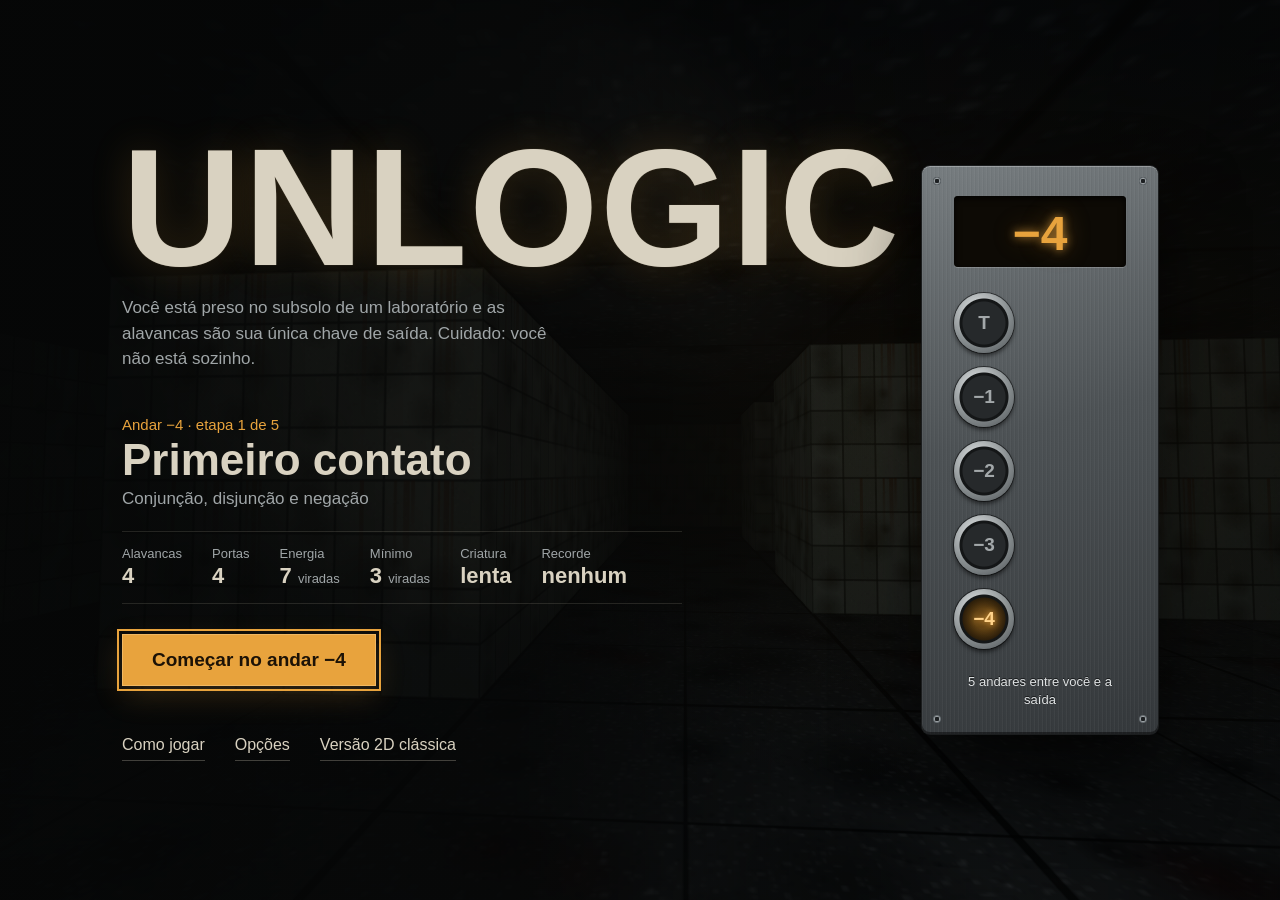
<file: index.html>
<!doctype html>
<html lang="pt-BR">
<head>
  <meta charset="utf-8">
  <meta name="viewport" content="width=device-width, initial-scale=1">
  <title>Unlogic — terror de Lógica Proposicional</title>
  <link rel="stylesheet" href="css/terror.css">
</head>
<body>
  <!-- O canvas do Three.js é inserido aqui -->
  <div id="palco"></div>

  <!-- Efeitos de tela cheia -->
  <div id="perigo"></div>
  <div id="susto"></div>

  <!-- HUD projetado sobre a cena -->
  <div id="hud">
    <div id="esquerda">
      <div id="barra">
        <div id="andar"></div>
        <div class="linha"><span class="rotulo">ENERGIA</span><div id="bateria"></div><span id="energiaNum" class="energia-num"></span></div>
        <div id="chips"></div>
      </div>
      <canvas id="minimapa" width="432" height="432" aria-label="Minimapa"></canvas>
    </div>

    <div id="mira"></div>
    <div id="dica"></div>
    <div id="aviso" role="status"></div>

    <div id="rodape">
      <div id="folego"><span id="folegoNivel"></span></div>
      <span>WASD andar · SHIFT correr · E / clique interagir · TAB tablet · H conectivos · R R reiniciar · M minimapa · K som · F tela cheia · P ou ESC pausar</span>
      <span id="somEstado" class="som">SOM LIGADO</span>
    </div>

    <aside id="tablet" hidden>
      <header><span>LAB-OS · TABLET</span><span class="ponto"></span></header>
      <div id="tabletCorpo"></div>
    </aside>
  </div>

  <!-- Tela de início: placa do laboratório + painel do elevador (escolha do andar) -->
  <section id="telaInicio" class="tela tela-inicio" aria-labelledby="logo">
    <div class="inicio">
      <div class="inicio-texto">
        <h1 id="logo" class="logo">UNLOGIC</h1>
        <p class="tagline">Você está preso no subsolo de um laboratório e as alavancas são sua única chave de saída. Cuidado: você não está sozinho.</p>

        <div class="vistas" data-vistas>
          <section class="vista" data-vista="andar" aria-live="polite">
            <p id="andarNumero" class="andar-numero"></p>
            <h2 id="andarTitulo" class="andar-titulo"></h2>
            <p id="andarConceito" class="andar-conceito"></p>
            <dl id="andarFicha" class="ficha"></dl>
            <button id="btnJogar" class="acao-principal" data-acao="jogar"></button>
          </section>

          <section class="vista" data-vista="ajuda" hidden>
            <h2 class="vista-titulo">Como jogar</h2>
            <!-- Muda com o andar do elevador (menus.js + manual.js) -->
            <div class="neste-andar" data-manual aria-live="polite"></div>
            <div class="ajuda">
              <div>
                <h3>O objetivo</h3>
                <ul>
                  <li>Cada alavanca é uma variável: cabo para cima vale <b class="v">V</b>, para baixo vale <b class="f">F</b>. Virar custa 1 de energia.</li>
                  <li>Cada porta abre na hora em que a fórmula do painel dela fica verdadeira.</li>
                  <li>O elevador libera quando todas as portas estão abertas ao mesmo tempo.</li>
                </ul>
              </div>
              <div>
                <h3>O perigo</h3>
                <ul>
                  <li>Algo patrulha o andar e escuta todos os movimentos.</li>
                  <li>Uma virada errada só deixará a criatura mais rápida.</li>
                  <li>A luz do tablet chama atenção: com ele aberto, a criatura caça mais rápido.</li>
                  <li>Se a energia não der mais para abrir tudo, as luzes se apagam. É hora de CORRER!</li>
                </ul>
              </div>
              <div>
                <h3>Os controles</h3>
                <div data-controles></div>
              </div>
            </div>
            <button class="acao-texto" data-voltar>Voltar</button>
          </section>

          <section class="vista" data-vista="opcoes" hidden>
            <h2 class="vista-titulo">Opções</h2>
            <div data-opcoes></div>
            <button class="acao-texto" data-voltar>Voltar</button>
          </section>
        </div>

        <nav class="inicio-nav" aria-label="Menu principal">
          <button class="acao-texto" data-abrir="ajuda">Como jogar</button>
          <button class="acao-texto" data-abrir="opcoes">Opções</button>
          <a class="acao-texto" href="classico.html">Versão 2D clássica</a>
        </nav>
      </div>

      <aside class="elevador" aria-label="Painel do elevador: escolha o andar">
        <output id="visor" class="visor" aria-label="Andar selecionado"></output>
        <div id="botoesAndar" class="botoes-andar" role="group" aria-label="Andares"></div>
        <p id="progresso" class="elevador-rodape"></p>
      </aside>
    </div>
  </section>

  <!-- Pausa: parada de emergência -->
  <section id="telaPausa" class="tela tela-pausa" hidden aria-labelledby="pausaTitulo">
    <div class="pausa">
      <div class="faixa" aria-hidden="true"></div>
      <div class="pausa-corpo">
        <h2 id="pausaTitulo" class="pausa-titulo">Pausado</h2>
        <p id="pausaAndar" class="pausa-andar"></p>
        <p id="pausaMotivo" class="pausa-motivo" role="alert" hidden></p>
        <dl id="pausaStatus" class="pausa-status"></dl>

        <div class="vistas" data-vistas>
          <nav class="vista pausa-acoes" data-vista="acoes" aria-label="Menu de pausa">
            <button class="acao-lista primaria" data-acao="continuar">Continuar</button>
            <button class="acao-lista" data-abrir="manual">Neste andar</button>
            <button class="acao-lista" data-acao="reiniciar">Reiniciar andar</button>
            <button class="acao-lista" data-abrir="opcoes">Opções</button>
            <button class="acao-lista" data-abrir="controles">Controles</button>
            <button class="acao-lista" data-acao="menu">Sair para o menu</button>
          </nav>
          <section class="vista" data-vista="manual" hidden>
            <div class="neste-andar" data-manual></div>
            <button class="acao-texto" data-voltar>Voltar</button>
          </section>
          <section class="vista" data-vista="opcoes" hidden>
            <h3 class="vista-titulo">Opções</h3>
            <div data-opcoes></div>
            <button class="acao-texto" data-voltar>Voltar</button>
          </section>
          <section class="vista" data-vista="controles" hidden>
            <h3 class="vista-titulo">Controles</h3>
            <div data-controles></div>
            <button class="acao-texto" data-voltar>Voltar</button>
          </section>
        </div>
        <p class="pausa-dica"><kbd>P</kbd> continua o jogo</p>
      </div>
    </div>
  </section>

  <!-- Vitória / resultado final -->
  <section id="telaFim" class="tela" hidden>
    <div class="cartao">
      <h2 id="fimTitulo"></h2>
      <div id="fimCorpo"></div>
      <div id="fimAcoes" class="acoes"></div>
    </div>
  </section>

  <!-- Three.js r147 embutido: funciona com dois cliques, sem internet -->
  <script src="vendor/three.min.js"></script>
  <script src="vendor/PointerLockControls.js"></script>

  <script src="js/logica.js"></script>    <!-- motor lógico (intacto) -->
  <script src="js/fases.js"></script>     <!-- as fases (intacto) -->
  <script src="js/estado.js"></script>    <!-- regras em tempo real -->
  <script src="js/progresso.js"></script> <!-- recordes e preferências -->
  <script src="js/labirinto.js"></script> <!-- mapa procedural + A* -->
  <script src="js/texturas.js"></script>
  <script src="js/som.js"></script>
  <script src="js/mundo.js"></script>
  <script src="js/jogador.js"></script>
  <script src="js/monstro.js"></script>
  <script src="js/minimapa.js"></script>
  <script src="js/hud.js"></script>
  <script src="js/manual.js"></script>  <!-- resumo "Neste andar" -->
  <script src="js/menus.js"></script>   <!-- tela de início e pausa -->
  <script src="js/jogo3d.js"></script>
</body>
</html>
</file>
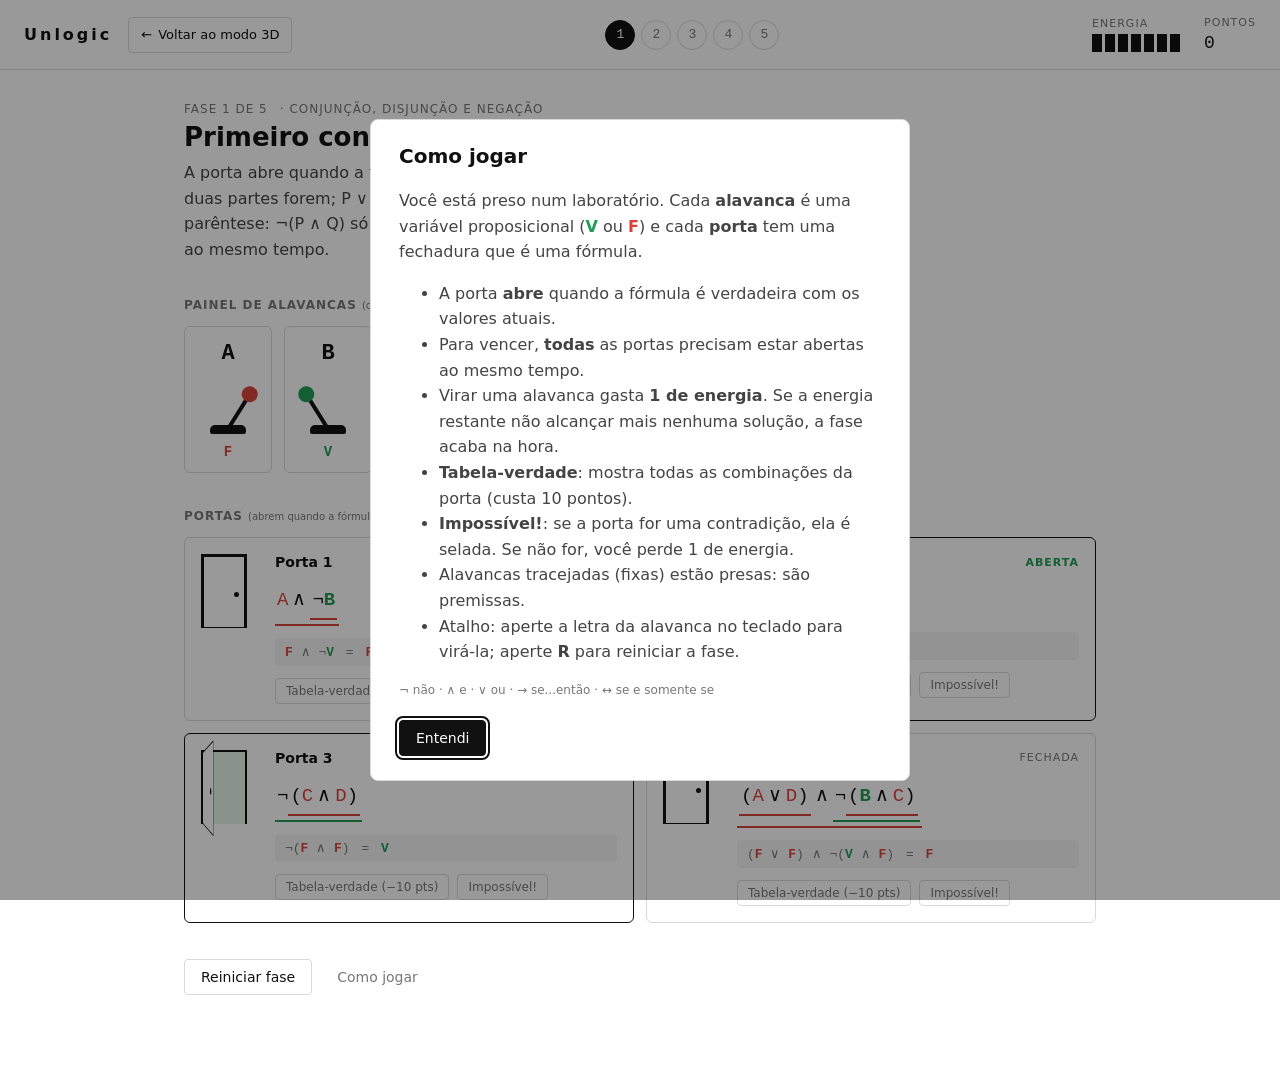
<file: classico.html>
<!doctype html>
<html lang="pt-BR">
<head>
  <meta charset="utf-8">
  <meta name="viewport" content="width=device-width, initial-scale=1">
  <title>Unlogic — um puzzle de Lógica Proposicional</title>
  <link rel="stylesheet" href="css/estilo.css">
</head>
<body>
  <header class="topo">
    <div class="marca">
      <h1>Unlogic</h1>
      <a class="voltar-3d" href="index.html"><span aria-hidden="true">←</span> Voltar ao modo 3D</a>
    </div>
    <nav class="seletor-fases" id="seletorFases" aria-label="Fases"></nav>
    <div class="placar">
      <div class="placar-item">
        <span class="rotulo">Energia</span>
        <div class="energia" id="energia" aria-live="polite"></div>
      </div>
      <div class="placar-item">
        <span class="rotulo">Pontos</span>
        <span class="valor" id="pontos">0</span>
      </div>
    </div>
  </header>

  <main class="laboratorio">
    <section class="briefing">
      <div class="briefing-topo">
        <span class="etiqueta" id="faseNumero">Fase 1</span>
        <span class="conceito" id="faseConceito"></span>
      </div>
      <h2 id="faseTitulo"></h2>
      <p id="faseTexto"></p>
    </section>

    <section class="painel">
      <h3 class="secao-titulo">Painel de alavancas <small>(cada virada gasta 1 de energia)</small></h3>
      <div class="alavancas" id="alavancas"></div>
    </section>

    <section>
      <h3 class="secao-titulo">Portas <small>(abrem quando a fórmula é verdadeira)</small></h3>
      <div class="portas" id="portas"></div>
    </section>

    <div class="acoes">
      <button class="botao" id="btnReiniciar">Reiniciar fase</button>
      <button class="botao fantasma" id="btnRegras">Como jogar</button>
    </div>
    <p class="aviso" id="aviso" role="status"></p>
  </main>

  <!-- Janela da tabela-verdade -->
  <dialog id="dlgTabela" class="janela">
    <h3 id="tabelaTitulo">Tabela-verdade</h3>
    <p class="formula-grande" id="tabelaFormula"></p>
    <div class="tabela-rolagem"><table id="tabela"></table></div>
    <p class="nota">A linha destacada é a situação atual das alavancas.</p>
    <form method="dialog"><button class="botao">Fechar</button></form>
  </dialog>

  <!-- Janela de vitória / derrota / regras -->
  <dialog id="dlgMensagem" class="janela">
    <h3 id="msgTitulo"></h3>
    <div id="msgCorpo"></div>
    <div class="acoes" id="msgAcoes"></div>
  </dialog>

  <script src="js/logica.js"></script>
  <script src="js/fases.js"></script>
  <script src="js/jogo.js"></script>
</body>
</html>
</file>
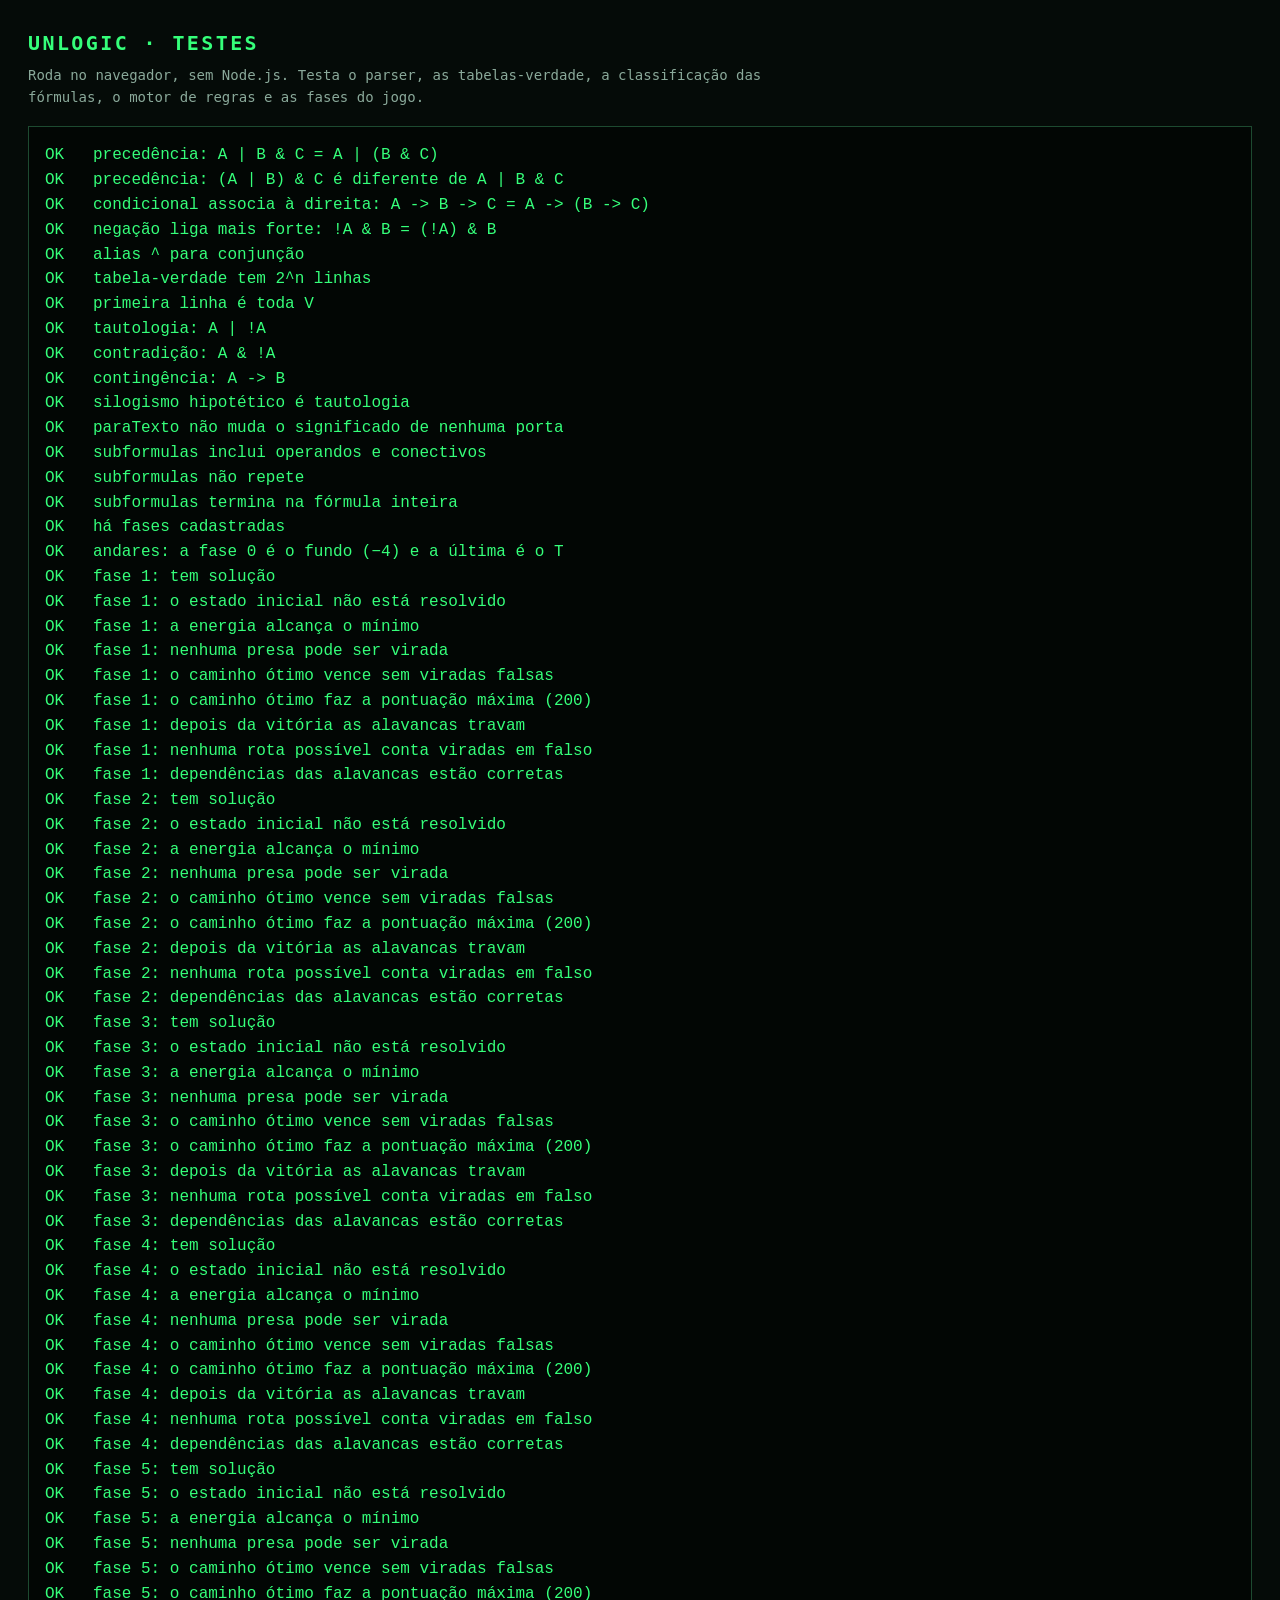
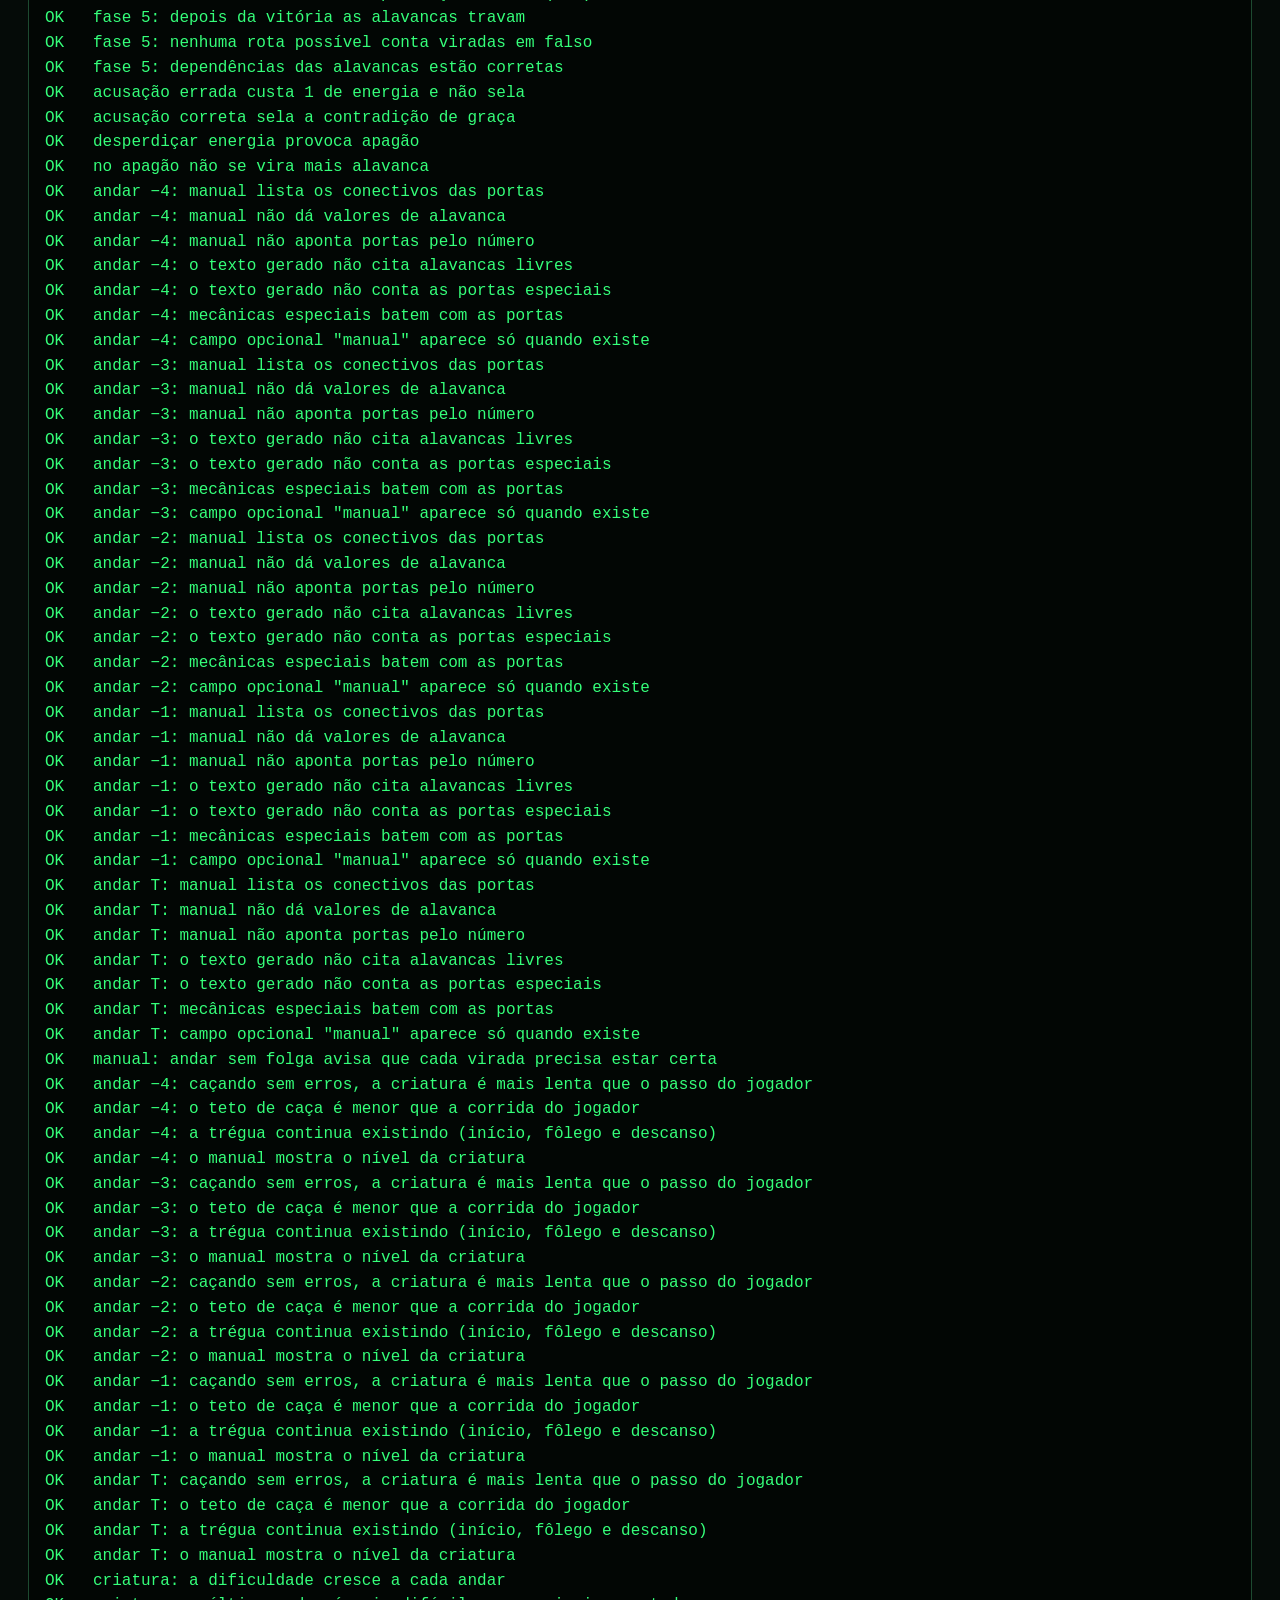
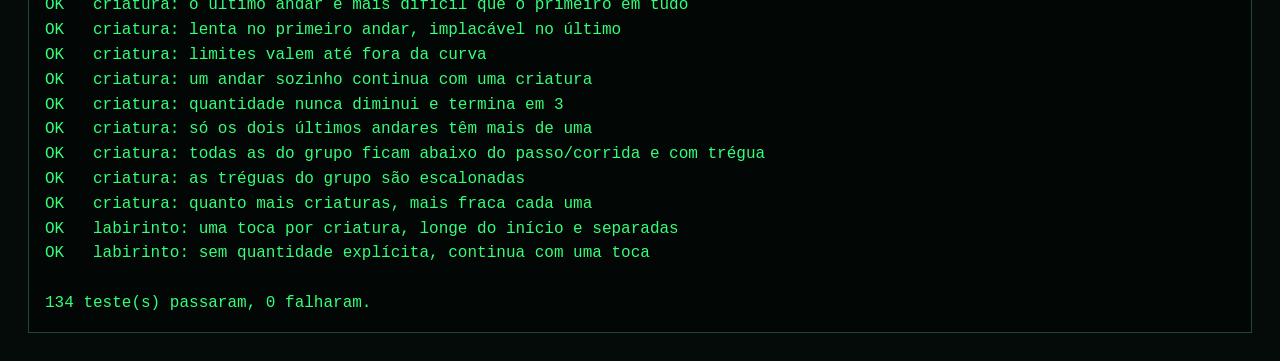
<file: testes/testes.html>
<!doctype html>
<html lang="pt-BR">
<head>
  <meta charset="utf-8">
  <meta name="viewport" content="width=device-width, initial-scale=1">
  <title>Testes — Unlogic</title>
  <style>
    :root { color-scheme: dark; }
    body {
      margin: 0;
      padding: 28px;
      background: #050b08;
      color: #cfe9d8;
      font: 14px/1.55 Consolas, "DejaVu Sans Mono", monospace;
    }
    h1 { margin: 0 0 6px; color: #35ff7a; font-size: 20px; letter-spacing: .12em; }
    p { margin: 0 0 18px; color: #8aa99a; max-width: 90ch; }
    pre {
      margin: 0;
      padding: 16px;
      border: 1px solid #1d4a30;
      background: #020604;
      white-space: pre-wrap;
      overflow-wrap: anywhere;
    }
    .ok { color: #35ff7a; }
    .erro { color: #ff6b60; font-weight: bold; }
    .resumo { margin-top: 16px; font-size: 16px; }
  </style>
</head>
<body>
  <h1>UNLOGIC · TESTES</h1>
  <p>Roda no navegador, sem Node.js. Testa o parser, as tabelas-verdade,
  a classificação das fórmulas, o motor de regras e as fases do jogo.</p>
  <pre id="saida">Rodando…</pre>

  <script src="../js/logica.js"></script>
  <script src="../js/fases.js"></script>
  <script src="../js/estado.js"></script>
  <script src="../js/jogador.js"></script>   <!-- só as constantes: nada de Three.js aqui -->
  <script src="../js/monstro.js"></script>
  <script src="../js/labirinto.js"></script>
  <script src="../js/manual.js"></script>
  <script>
  (() => {
    const linhas = [];
    let passou = 0, falhou = 0;

    function teste(nome, condicao, detalhe = "") {
      if (condicao) {
        passou++;
        linhas.push(`<span class="ok">OK</span>   ${nome}`);
      } else {
        falhou++;
        linhas.push(`<span class="erro">FALHA</span> ${nome}${detalhe ? " — " + detalhe : ""}`);
      }
    }

    const arvore = (texto) => Logica.ler(texto);
    const avaliar = (texto, v) => Logica.avaliar(arvore(texto), v);
    const val = (A, B, C) => ({ A, B, C });

    // ---------- 1. Parser e precedência ----------
    const valoresABC = [];
    for (let m = 0; m < 8; m++) {
      valoresABC.push(val(!!(m & 4), !!(m & 2), !!(m & 1)));
    }
    teste("precedência: A | B & C = A | (B & C)",
      valoresABC.every((v) => avaliar("A | B & C", v) === avaliar("A | (B & C)", v)));
    teste("precedência: (A | B) & C é diferente de A | B & C",
      valoresABC.some((v) => avaliar("(A | B) & C", v) !== avaliar("A | B & C", v)));
    teste("condicional associa à direita: A -> B -> C = A -> (B -> C)",
      valoresABC.every((v) => avaliar("A -> B -> C", v) === avaliar("A -> (B -> C)", v)));
    teste("negação liga mais forte: !A & B = (!A) & B",
      valoresABC.every((v) => avaliar("!A & B", v) === avaliar("(!A) & B", v)));
    teste("alias ^ para conjunção",
      valoresABC.every((v) => avaliar("A ^ B", v) === avaliar("A & B", v)));

    // ---------- 2. Tabela-verdade e classificação ----------
    const tv = Logica.tabelaVerdade(arvore("A & B & C"));
    teste("tabela-verdade tem 2^n linhas", tv.linhas.length === 8, `obtido: ${tv.linhas.length}`);
    teste("primeira linha é toda V", tv.vars.every((n) => tv.linhas[0].valores[n] === true));
    teste("tautologia: A | !A",
      Logica.classificar(arvore("A | !A")) === "tautologia");
    teste("contradição: A & !A",
      Logica.classificar(arvore("A & !A")) === "contradicao");
    teste("contingência: A -> B",
      Logica.classificar(arvore("A -> B")) === "contingencia");
    teste("silogismo hipotético é tautologia",
      Logica.classificar(arvore("((A -> B) & (B -> C)) -> (A -> C)")) === "tautologia");

    // ---------- 3. paraTexto preserva a semântica ----------
    let textosOk = true;
    let textosDetalhe = "";
    FASES.forEach((fase, i) => {
      fase.portas.forEach((texto) => {
        const f = arvore(texto);
        const devolta = arvore(Logica.paraTexto(f));
        const vars = Logica.variaveis(f);
        for (let m = 0; m < (1 << vars.length); m++) {
          const v = {};
          vars.forEach((n, k) => { v[n] = ((m >> k) & 1) === 1; });
          if (Logica.avaliar(f, v) !== Logica.avaliar(devolta, v)) {
            textosOk = false;
            textosDetalhe = `fase ${i + 1}: ${texto}`;
          }
        }
      });
    });
    teste("paraTexto não muda o significado de nenhuma porta", textosOk, textosDetalhe);

    // ---------- 4. Subfórmulas ----------
    const subs = Logica.subformulas(arvore("(A & B) | !A"));
    const subsTexto = subs.map((f) => Logica.paraTexto(f));
    teste("subformulas inclui operandos e conectivos",
      ["A", "B", "A ∧ B", "¬A", "(A ∧ B) ∨ ¬A"].every((t) => subsTexto.includes(t)),
      subsTexto.join(" | "));
    teste("subformulas não repete", new Set(subsTexto).size === subsTexto.length);
    teste("subformulas termina na fórmula inteira",
      subsTexto[subsTexto.length - 1] === "(A ∧ B) ∨ ¬A");

    // ---------- 5. Fases e regras ----------
    teste("há fases cadastradas", FASES.length >= 5);
    // A primeira fase jogada é o andar mais fundo; a última é o T, a saída.
    teste("andares: a fase 0 é o fundo (−4) e a última é o T",
      nomeDoAndar(0) === `−${FASES.length - 1}` && nomeDoAndar(FASES.length - 1) === "T",
      FASES.map((_, i) => nomeDoAndar(i)).join(" "));
    FASES.forEach((fase, i) => {
      const e = Estado.criar(fase, i);
      const nomes = Object.keys(fase.alavancas);
      const livres = nomes.filter((n) => !fase.presas.includes(n));
      const dist = (s) => nomes.filter((n) => s[n] !== e.valores[n]).length;
      const minimo = Math.min(...e.solucoes.map(dist));

      teste(`fase ${i + 1}: tem solução`, e.solucoes.length > 0);
      teste(`fase ${i + 1}: o estado inicial não está resolvido`,
        !Estado.venceu(e) && Estado.situacao(e) === "jogando");
      teste(`fase ${i + 1}: a energia alcança o mínimo`, minimo <= fase.energia,
        `mínimo ${minimo}, energia ${fase.energia}`);
      teste(`fase ${i + 1}: nenhuma presa pode ser virada`,
        fase.presas.every((n) => !Estado.virar(Estado.criar(fase, i), n).ok));

      // Caminho ótimo: cada virada precisa ser considerada correta.
      const alvo = e.solucoes.slice().sort((a, b) => dist(a) - dist(b))[0];
      const viradas = nomes.filter((n) => alvo[n] !== e.valores[n]);
      let todasBoas = true;
      viradas.forEach((n) => {
        const r = Estado.virar(e, n);
        if (!r.ok || r.errada) todasBoas = false;
      });
      const contradicoes = e.portas.map((p, k) => (p.tipo === "contradicao" ? k : -1)).filter((k) => k >= 0);
      contradicoes.forEach((k) => { if (!Estado.acusar(e, k).correto) todasBoas = false; });
      teste(`fase ${i + 1}: o caminho ótimo vence sem viradas falsas`,
        todasBoas && Estado.situacao(e) === "vitoria",
        `situação: ${Estado.situacao(e)}`);
      teste(`fase ${i + 1}: o caminho ótimo faz a pontuação máxima (${Estado.pontuacaoMaxima(fase)})`,
        Estado.pontuacao(e) === Estado.pontuacaoMaxima(fase), `fez ${Estado.pontuacao(e)}`);
      teste(`fase ${i + 1}: depois da vitória as alavancas travam`,
        !Estado.virar(e, livres[0]).ok);

      // Toda rota que cabe na energia vence sem viradas em falso, não só a mais curta.
      let rotasBoas = true;
      Estado.criar(fase, i).solucoes.forEach((s) => {
        const r = Estado.criar(fase, i);
        const lista = nomes.filter((n) => s[n] !== r.valores[n]);
        if (lista.length > fase.energia) return;
        lista.forEach((n) => { if (Estado.virar(r, n).errada) rotasBoas = false; });
      });
      teste(`fase ${i + 1}: nenhuma rota possível conta viradas em falso`, rotasBoas);

      // Dependências: portasComVariavel concorda com o parser.
      const depsOk = nomes.every((n) => {
        const esperado = e.portas.map((p, k) => (Logica.variaveis(p.arvore).includes(n) ? k : -1)).filter((k) => k >= 0);
        const obtido = Estado.portasComVariavel(e, n);
        return esperado.length === obtido.length && esperado.every((k, j) => k === obtido[j]);
      });
      teste(`fase ${i + 1}: dependências das alavancas estão corretas`, depsOk);
    });

    // ---------- 6. Acusações ----------
    {
      const e = Estado.criar(FASES[0], 0);
      const inocente = e.portas.findIndex((p) => p.tipo !== "contradicao");
      const antes = e.energia;
      const r = Estado.acusar(e, inocente);
      teste("acusação errada custa 1 de energia e não sela",
        !r.correto && e.energia === antes - 1 && !e.seladas.has(inocente));
    }
    {
      const e = Estado.criar(FASES[3], 3);
      const contradicao = e.portas.findIndex((p) => p.tipo === "contradicao");
      const antes = e.energia;
      const r = Estado.acusar(e, contradicao);
      teste("acusação correta sela a contradição de graça",
        r.correto && e.energia === antes && e.seladas.has(contradicao));
    }

    // ---------- 7. Apagão ----------
    {
      const e = Estado.criar(FASES[0], 0);
      const nome = Object.keys(e.valores).find((n) => !e.fase.presas.includes(n));
      let seguranca = 0;
      while (Estado.situacao(e) === "jogando" && seguranca++ < 30) Estado.virar(e, nome);
      teste("desperdiçar energia provoca apagão", Estado.situacao(e) === "apagao");
      teste("no apagão não se vira mais alavanca", !Estado.virar(e, nome).ok);
    }

    // ---------- 8. Manual "Neste andar" (sem entregar a solução) ----------
    FASES.forEach((fase, i) => {
      const r = Manual.resumo(fase, i);
      const andar = `andar ${nomeDoAndar(i)}`;
      // O que o manual GERA (o texto da fase e o manual escrito à mão vêm prontos).
      const gerado = [...r.mecanicas, r.energia.frase, r.criatura.frase, ...r.conectivos.map((c) => c.nome)].join(" ");
      const tudo = [r.texto, r.manual || "", gerado].join(" ");

      // Conectivos conferidos direto no texto das fórmulas, sem passar pelo parser.
      const fonte = fase.portas.join(" ");
      const esperado = [["¬", /!/], ["∧", /&|\^/], ["∨", /\|/], ["→", /(^|[^<])->/], ["↔", /<->/]]
        .filter(([, re]) => re.test(fonte)).map(([s]) => s).join("");
      teste(`${andar}: manual lista os conectivos das portas`,
        r.conectivos.map((c) => c.simbolo).join("") === esperado,
        `obtido ${r.conectivos.map((c) => c.simbolo).join("")}, esperado ${esperado}`);

      teste(`${andar}: manual não dá valores de alavanca`, !/\b[A-Z]\s*=\s*[VF]\b/.test(tudo));
      teste(`${andar}: manual não aponta portas pelo número`, !/portas?\s+\d/i.test(tudo));
      const livres = Object.keys(fase.alavancas).filter((n) => !fase.presas.includes(n));
      teste(`${andar}: o texto gerado não cita alavancas livres`,
        livres.every((n) => !new RegExp(`\\b${n}\\b`).test(gerado)), gerado);
      teste(`${andar}: o texto gerado não conta as portas especiais`,
        !/\b(\d+|duas|três|quatro)\s+portas?\b/i.test(gerado), gerado);

      const tipos = fase.portas.map((t) => Logica.classificar(arvore(t)));
      teste(`${andar}: mecânicas especiais batem com as portas`,
        r.mecanicas.some((m) => /nunca abre/.test(m)) === tipos.includes("contradicao") &&
        r.mecanicas.some((m) => /tautologia/.test(m)) === tipos.includes("tautologia") &&
        r.mecanicas.some((m) => /presas/.test(m)) === fase.presas.length > 0);
      teste(`${andar}: campo opcional "manual" aparece só quando existe`,
        r.manual === (fase.manual ? fase.manual.trim() : null));
    });
    {
      // Energia exata (folga 0) tem que avisar que não há margem. Nenhum andar atual
      // tem folga 0, então o teste monta uma cópia do −4 com a energia no mínimo.
      const minimo = Estado.distanciaDaSolucao(Estado.criar(FASES[0], 0));
      const justa = { ...FASES[0], energia: minimo };
      teste("manual: andar sem folga avisa que cada virada precisa estar certa",
        /não sobra/.test(Manual.resumo(justa, 0).energia.frase));
    }

    // ---------- 9. Dificuldade da criatura por andar ----------
    {
      const n = FASES.length;
      const p = FASES.map((_, i) => Monstro.dificuldade(i, n));
      p.forEach((d, i) => {
        const andar = `andar ${nomeDoAndar(i)}`;
        teste(`${andar}: caçando sem erros, a criatura é mais lenta que o passo do jogador`,
          d.velCaca < Jogador.ANDAR, `${d.velCaca} ≥ ${Jogador.ANDAR}`);
        teste(`${andar}: o teto de caça é menor que a corrida do jogador`,
          d.tetoCaca < Jogador.CORRER && d.tetoCaca >= d.velCaca, `teto ${d.tetoCaca}`);
        teste(`${andar}: a trégua continua existindo (início, fôlego e descanso)`,
          d.tregua > 0 && Number.isFinite(d.folego) && d.folego > 0 && d.descanso > 0);
        teste(`${andar}: o manual mostra o nível da criatura`,
          Manual.resumo(FASES[i], i).criatura.nivel === d.nivel);
      });
      // Do primeiro andar jogado ao último, nada fica mais fácil (e o último é mais difícil).
      const sobe = ["velPatrulha", "velCaca", "tetoCaca", "fareja", "folego", "rondaPerto"];
      const desce = ["tregua", "descanso"];
      const ruins = [];
      for (let i = 1; i < n; i++) {
        sobe.forEach((k) => { if (p[i][k] < p[i - 1][k]) ruins.push(`${k} cai no ${nomeDoAndar(i)}`); });
        desce.forEach((k) => { if (p[i][k] > p[i - 1][k]) ruins.push(`${k} sobe no ${nomeDoAndar(i)}`); });
      }
      teste("criatura: a dificuldade cresce a cada andar", ruins.length === 0, ruins.join(", "));
      teste("criatura: o último andar é mais difícil que o primeiro em tudo",
        sobe.every((k) => p[n - 1][k] > p[0][k]) && desce.every((k) => p[n - 1][k] < p[0][k]));
      teste("criatura: lenta no primeiro andar, implacável no último",
        p[0].nivel === "lenta" && p[n - 1].nivel === "implacável" &&
        p.every((d) => ["lenta", "atenta", "implacável"].includes(d.nivel)));
      const fora = Monstro.dificuldade(99, n); // índice além do último: continua dentro dos limites
      teste("criatura: limites valem até fora da curva",
        fora.velCaca < Jogador.ANDAR && fora.tetoCaca < Jogador.CORRER && fora.tregua > 0);
    }

    // ---------- 10. Quantidade de criaturas e tocais por andar ----------
    {
      const n = FASES.length;
      const q = FASES.map((_, i) => Monstro.quantidade(i, n));
      teste("criatura: um andar sozinho continua com uma criatura", Monstro.quantidade(0, 1) === 1);
      teste("criatura: quantidade nunca diminui e termina em 3",
        q.every((v, i) => i === 0 || v >= q[i - 1]) && q[0] === 1 && q[n - 2] === 2 && q[n - 1] === 3,
        q.join(","));
      teste("criatura: só os dois últimos andares têm mais de uma",
        q.slice(0, n - 2).every((v) => v === 1), q.join(","));

      const ruins = [];
      for (let i = 0; i < n; i++) {
        const base = Monstro.dificuldade(i, n);
        for (let k = 0; k < q[i]; k++) {
          const d = Monstro.paraGrupo(base, q[i], k);
          if (d.velCaca >= Jogador.ANDAR || d.tetoCaca >= Jogador.CORRER ||
              d.tregua <= 0 || d.descanso <= 0 || d.folego <= 0) ruins.push(`${nomeDoAndar(i)} #${k + 1}`);
        }
      }
      teste("criatura: todas as do grupo ficam abaixo do passo/corrida e com trégua",
        ruins.length === 0, ruins.join(", "));
      const ultima = Monstro.dificuldade(n - 1, n);
      teste("criatura: as tréguas do grupo são escalonadas",
        Monstro.paraGrupo(ultima, 3, 2).tregua > Monstro.paraGrupo(ultima, 3, 1).tregua &&
        Monstro.paraGrupo(ultima, 3, 1).tregua > Monstro.paraGrupo(ultima, 3, 0).tregua);
      teste("criatura: quanto mais criaturas, mais fraca cada uma",
        Monstro.paraGrupo(ultima, 3, 0).velCaca < Monstro.paraGrupo(ultima, 2, 0).velCaca);

      const tocasRuins = [];
      FASES.forEach((fase, i) => {
        const lab = Labirinto.paraFase(fase, i, q[i]);
        if (lab.monstros.length !== q[i]) tocasRuins.push(`${nomeDoAndar(i)}: ${lab.monstros.length} tocas`);
        if (new Set(lab.monstros.map((t) => t.z * lab.L + t.x)).size !== q[i]) tocasRuins.push(`${nomeDoAndar(i)}: repetida`);
        lab.monstros.forEach((t) => {
          if (Math.abs(t.x - lab.inicio.x) + Math.abs(t.z - lab.inicio.z) < 6) tocasRuins.push(`${nomeDoAndar(i)}: perto do início`);
        });
        for (let a = 0; a < lab.monstros.length; a++) {
          for (let b = a + 1; b < lab.monstros.length; b++) {
            if (Math.abs(lab.monstros[a].x - lab.monstros[b].x) + Math.abs(lab.monstros[a].z - lab.monstros[b].z) < 4)
              tocasRuins.push(`${nomeDoAndar(i)}: tocas juntas`);
          }
        }
      });
      teste("labirinto: uma toca por criatura, longe do início e separadas",
        tocasRuins.length === 0, tocasRuins.join(", "));
      teste("labirinto: sem quantidade explícita, continua com uma toca",
        Labirinto.paraFase(FASES[0], 0).monstros.length === 1);
    }

    // ---------- Resultado ----------
    linhas.push("");
    linhas.push(`<span class="${falhou ? "erro" : "ok"}">${passou} teste(s) passaram, ${falhou} falharam.</span>`);
    const saida = document.getElementById("saida");
    saida.innerHTML = linhas.join("\n");
    saida.className = falhou ? "resumo erro" : "resumo ok";
    console.log(`Unlogic: ${passou} passaram, ${falhou} falharam`);
    if (falhou) console.error("Há testes falhando.");
  })();
  </script>
</body>
</html>
</file>
<file: css/terror.css>
/* terror.css — HUD, tablet e telas do Unlogic 3D */
:root {
  --v: #35ff7a;
  --f: #ff3b30;
  --aviso: #ffc93a;
  --tinta: #cfe9d8;
  --fraco: #6f8a7a;
  --fundo: rgba(3, 12, 8, 0.86);
  --mono: Consolas, "DejaVu Sans Mono", "Courier New", monospace;
}

* { box-sizing: border-box; }
[hidden] { display: none !important; }

html, body {
  margin: 0;
  height: 100%;
  overflow: hidden;
  background: #000;
  color: var(--tinta);
  font-family: var(--mono);
}

#palco, #palco canvas { position: fixed; inset: 0; display: block; }
/* Fallback para navegadores que bloqueiam a trava do mouse: arrastar para olhar. */
body.sem-trava, body.sem-trava #palco canvas { cursor: crosshair; }
body.sem-trava.arrastando, body.sem-trava.arrastando #palco canvas { cursor: grabbing; }

.v { color: var(--v); }
.f { color: var(--f); }
.oculto { color: var(--fraco); }
.rotulo { font-size: 11px; letter-spacing: 0.18em; color: var(--fraco); }

/* ---------- Efeitos de tela cheia ---------- */
#perigo, #susto, #hud { position: fixed; inset: 0; pointer-events: none; }
#perigo {
  opacity: 0;
  background: radial-gradient(ellipse at center, transparent 35%, rgba(140, 0, 0, 0.85) 100%);
}
#susto { opacity: 0; background: radial-gradient(ellipse at center, transparent 30%, #7a0000 100%); }
#susto.ligado { opacity: 1; animation: pulso 0.09s steps(2) infinite; }
@keyframes pulso { 50% { background-color: rgba(255, 255, 255, 0.18); } }

/* Vinheta e linhas de varredura permanentes: dão o clima de câmera velha */
#hud::before {
  content: "";
  position: absolute;
  inset: 0;
  background:
    radial-gradient(ellipse at center, transparent 55%, rgba(0, 0, 0, 0.75) 100%),
    repeating-linear-gradient(to bottom, rgba(0, 0, 0, 0) 0 2px, rgba(0, 0, 0, 0.12) 2px 3px);
}

/* ---------- Barra fixa ---------- */
#esquerda {
  position: absolute;
  top: 16px;
  left: 16px;
  display: flex;
  flex-direction: column;
  align-items: flex-start;
  gap: 10px;
}
#minimapa {
  width: 216px;
  height: 216px;
  background: rgba(1, 5, 3, 0.8);
  border: 1px solid #1d4a30;
}
#barra {
  padding: 10px 14px;
  background: var(--fundo);
  border: 1px solid #1d4a30;
  border-left: 3px solid var(--v);
  max-width: min(92vw, 460px);
}
#andar { font-size: 13px; letter-spacing: 0.08em; margin-bottom: 8px; }
.linha { display: flex; align-items: center; gap: 10px; }
#bateria { display: flex; gap: 4px; padding: 3px; border: 1px solid var(--fraco); }
.pip { width: 16px; height: 12px; background: #12241a; }
.pip.cheio { background: var(--v); box-shadow: 0 0 8px var(--v); }
#bateria.vazia { border-color: var(--f); animation: piscar 0.5s steps(2) infinite; }
.energia-num { font-size: 12px; color: var(--fraco); min-width: 26px; }
@keyframes piscar { 50% { opacity: 0.25; } }

#chips { display: flex; flex-wrap: wrap; gap: 6px; margin-top: 10px; }
.chip { padding: 2px 8px; border: 1px solid currentColor; font-weight: bold; font-size: 14px; }
.chip.presa { border-style: dashed; }
.chip.oculto { font-weight: normal; }

/* ---------- Mira, dica e avisos ---------- */
#mira {
  position: absolute;
  top: 50%;
  left: 50%;
  width: 6px;
  height: 6px;
  margin: -3px;
  border-radius: 50%;
  background: rgba(255, 255, 255, 0.55);
  transition: transform 0.12s, background 0.12s;
}
#mira.ativa { background: var(--v); transform: scale(2.2); box-shadow: 0 0 10px var(--v); }

#dica {
  position: absolute;
  top: calc(50% + 34px);
  left: 0;
  right: 0;
  text-align: center;
  font-size: 15px;
  text-shadow: 0 0 6px #000, 0 0 2px #000;
}

#aviso {
  position: absolute;
  bottom: 84px;
  left: 50%;
  transform: translateX(-50%);
  max-width: min(90vw, 720px);
  padding: 10px 16px;
  text-align: center;
  background: var(--fundo);
  border: 1px solid var(--fraco);
  opacity: 0;
  transition: opacity 0.3s;
}
#aviso.mostrar { opacity: 1; }
#aviso.ruim { border-color: var(--f); color: #ffd2cf; }
#aviso.bom { border-color: var(--v); color: var(--v); }

#rodape {
  position: absolute;
  bottom: 16px;
  left: 16px;
  right: 16px;
  display: flex;
  align-items: center;
  gap: 16px;
  font-size: 11px;
  color: var(--fraco);
  text-shadow: 0 0 4px #000;
}
#folego { flex: none; width: 150px; height: 6px; background: rgba(255, 255, 255, 0.12); }
#folegoNivel { display: block; height: 100%; width: 100%; background: var(--tinta); }
#folego.baixo #folegoNivel { background: var(--f); }
#rodape .som { margin-left: auto; color: var(--fraco); letter-spacing: 0.12em; }
#rodape .som.mudo { color: var(--f); }

/* ---------- Tablet ---------- */
#tablet {
  position: absolute;
  top: 16px;
  right: 16px;
  bottom: 60px;
  width: min(440px, calc(100vw - 32px));
  display: flex;
  flex-direction: column;
  background: var(--fundo);
  border: 2px solid #1d4a30;
  border-radius: 10px;
  box-shadow: 0 0 30px rgba(53, 255, 122, 0.15), inset 0 0 40px rgba(0, 0, 0, 0.6);
  font-size: 13px;
  line-height: 1.45;
}
#tablet.terminal { border-color: var(--aviso); box-shadow: 0 0 30px rgba(255, 201, 58, 0.2); }
#tablet.ajuda { border-color: var(--v); box-shadow: 0 0 30px rgba(53, 255, 122, 0.24); }
#tablet header {
  display: flex;
  justify-content: space-between;
  align-items: center;
  padding: 8px 14px;
  border-bottom: 1px solid #1d4a30;
  font-size: 11px;
  letter-spacing: 0.18em;
  color: var(--fraco);
}
#tablet .ponto { width: 8px; height: 8px; border-radius: 50%; background: var(--v); animation: piscar 1.2s steps(2) infinite; }
#tabletCorpo { padding: 12px 14px; overflow-y: auto; }
#tablet h3 { margin: 0 0 8px; font-size: 15px; color: var(--v); }
#tablet.terminal h3 { color: var(--aviso); }
#tablet p { margin: 0 0 10px; }

.portas { list-style: none; margin: 0 0 12px; padding: 0; }
.portas li {
  display: grid;
  grid-template-columns: 26px 1fr auto;
  gap: 2px 8px;
  align-items: baseline;
  padding: 4px 8px;
  margin-bottom: 4px;
  border-left: 3px solid var(--fraco);
  background: rgba(255, 255, 255, 0.03);
}
.portas li.aberta { border-left-color: var(--v); }
.portas li.fechada { border-left-color: var(--f); }
.portas li.selada { border-left-color: var(--aviso); }
.portas .num { font-weight: bold; font-size: 16px; }
.portas .formula { font-size: 15px; overflow-wrap: anywhere; }
.portas .selo { font-size: 10px; letter-spacing: 0.12em; }
.portas li.aberta .selo { color: var(--v); }
.portas li.fechada .selo { color: var(--f); }
.portas li.selada .selo { color: var(--aviso); }
.portas .sub { grid-column: 2 / -1; font-size: 12px; color: var(--fraco); overflow-wrap: anywhere; }

.formula.grande { font-size: 17px; color: #fff; }
.nota { font-size: 11px; color: var(--fraco); }
.teclas { font-size: 11px; color: var(--aviso); }

/* Avaliação passo a passo (de dentro para fora) */
.passos { list-style: none; margin: 0 0 12px; padding: 0; font-family: var(--mono); font-size: 13px; }
.passos li { padding: 3px 0; border-bottom: 1px dashed #1d4a30; overflow-wrap: anywhere; }
.passos li:last-child { border-bottom: none; }
.passos .rotulo { display: block; margin-bottom: 4px; }

/* Tabela de referência dos conectivos */
#tablet .referencia { margin-bottom: 14px; }
#tablet .referencia th { font-size: 11px; }
#tablet .referencia td { font-size: 13px; }
#tablet .referencia .formula { font-size: 15px; }

#tablet table { border-collapse: collapse; margin: 0 0 10px; width: 100%; }
#tablet th, #tablet td { padding: 3px 10px; text-align: center; border: 1px solid #1d4a30; }
#tablet th { color: var(--fraco); font-weight: normal; }
#tablet tr.atual td { background: rgba(255, 201, 58, 0.18); font-weight: bold; }

/* ==========================================================================
   Telas cheias: início, pausa e resultado
   Identidade: luz de lâmpada de sódio do subsolo + painel de aço do elevador.
   O verde/vermelho continuam reservados a V/F (significado lógico), no HUD.
   ========================================================================== */
:root {
  --sodio: #e8a33d;        /* luz dos botões do elevador e ação principal */
  --sodio-claro: #f2b456;
  --esmalte: #d9d2c1;      /* tinta de placa institucional envelhecida */
  --aco-claro: #a0a6a8;
  --alarme: #c4372b;
  /* Bahnschrift vem no Windows: funciona offline. As larguras estreitas são famílias próprias. */
  --placa-estreita: "Bahnschrift Condensed", "DIN Condensed", "Roboto Condensed", "Arial Narrow", sans-serif;
  --placa-media: "Bahnschrift SemiCondensed", "DIN Condensed", "Roboto Condensed", "Arial Narrow", sans-serif;
  --placa: "Bahnschrift", "DIN Alternate", "DIN Condensed", "Roboto Condensed", "Arial Narrow", sans-serif;
  --listra: repeating-linear-gradient(-45deg, var(--sodio) 0 14px, #141414 14px 28px);
}

.tela {
  position: fixed;
  inset: 0;
  display: flex;
  padding: 16px;
  overflow-y: auto;
  background: rgba(0, 0, 0, 0.82);
  font-family: var(--placa);
  color: var(--esmalte);
}
.tela > * { margin: auto; } /* centraliza sem cortar o topo quando não cabe na altura */
.tela :focus-visible { outline: 2px solid var(--sodio); outline-offset: 3px; }

/* No menu o HUD some: a cena 3D fica de fundo, limpa. */
#hud, #perigo { transition: opacity 0.4s; }
body[data-modo="menu"] #hud, body[data-modo="menu"] #perigo { opacity: 0; }

/* ---------- Início ---------- */
.tela-inicio {
  padding: 0;
  background:
    linear-gradient(90deg, rgba(6, 7, 7, 0.95) 0%, rgba(6, 7, 7, 0.86) 40%, rgba(6, 7, 7, 0.3) 74%, rgba(6, 7, 7, 0.55) 100%),
    radial-gradient(ellipse at 78% 45%, rgba(232, 163, 61, 0.08), transparent 55%);
}
.inicio {
  width: min(1180px, 100%);
  display: grid;
  grid-template-columns: minmax(0, 1fr) auto;
  align-items: center;
  gap: clamp(32px, 6vw, 96px);
  padding: clamp(28px, 6vw, 72px);
}
.inicio-texto { max-width: 560px; }

.logo {
  margin: 0;
  font-family: var(--placa-estreita);
  font-weight: 700;
  font-size: clamp(72px, 13vw, 176px);
  line-height: 0.82;
  letter-spacing: 0.01em;
  color: var(--esmalte);
  text-shadow: 0 0 1px rgba(255, 240, 210, 0.4), 0 0 42px rgba(232, 163, 61, 0.2);
  animation: fluorescente 1.6s steps(1, end) 0.2s both; /* o único momento encenado: a placa acende */
}
@keyframes fluorescente {
  0% { opacity: 0; }
  6% { opacity: 0.9; }
  9% { opacity: 0.1; }
  15% { opacity: 1; }
  18% { opacity: 0.25; }
  26%, 100% { opacity: 1; }
}
.tagline { margin: 20px 0 44px; max-width: 46ch; font-size: 17px; line-height: 1.5; color: var(--aco-claro); }

.andar-numero { margin: 0 0 4px; font-size: 15px; color: var(--sodio); font-variant-numeric: tabular-nums; }
.andar-titulo {
  margin: 0;
  font-weight: 700;
  font-family: var(--placa-media);
  font-size: clamp(30px, 3.6vw, 44px);
  line-height: 1.05;
}
.andar-conceito { margin: 6px 0 22px; font-size: 17px; color: var(--aco-claro); }
.ficha {
  display: flex;      /* seis itens: quebra a linha sozinha quando não cabem */
  flex-wrap: wrap;
  gap: 10px 30px;
  margin: 0 0 30px;
  padding: 14px 0;
  border-block: 1px solid rgba(217, 210, 193, 0.14);
}
.ficha dt { font-size: 13px; color: var(--aco-claro); }
.ficha dd { margin: 2px 0 0; font-size: 22px; font-weight: 600; font-variant-numeric: tabular-nums; }
.ficha dd small { font-size: 13px; font-weight: 400; color: var(--aco-claro); } /* "viradas", "(2 presas)" */

.acao-principal {
  padding: 15px 30px;
  font: 700 19px var(--placa);
  color: #1c1206;
  background: var(--sodio);
  border: 0;
  cursor: pointer;
  box-shadow: inset 0 0 0 1px rgba(255, 214, 150, 0.4), 0 10px 30px rgba(232, 163, 61, 0.18);
  transition: background 0.15s, box-shadow 0.15s, transform 0.08s;
}
.acao-principal:hover { background: var(--sodio-claro); box-shadow: inset 0 0 0 1px rgba(255, 214, 150, 0.5), 0 10px 38px rgba(232, 163, 61, 0.34); }
.acao-principal:active { transform: translateY(1px); }

.inicio-nav { display: flex; flex-wrap: wrap; gap: 8px 30px; margin-top: 44px; }
.acao-texto {
  padding: 6px 0;
  font: 500 16px var(--placa);
  color: var(--esmalte);
  background: none;
  border: 0;
  border-bottom: 1px solid rgba(217, 210, 193, 0.28);
  cursor: pointer;
  text-decoration: none;
  transition: color 0.15s, border-color 0.15s;
}
.acao-texto:hover, .acao-texto[aria-expanded="true"] { color: var(--sodio); border-color: var(--sodio); }

.vista-titulo { margin: 0 0 18px; font-weight: 700; font-family: var(--placa-media); font-size: 32px; }
.ajuda { display: grid; gap: 20px; margin-bottom: 24px; }
.ajuda h3 { margin: 0 0 6px; font-size: 15px; font-weight: 600; color: var(--sodio); }
.ajuda ul { margin: 0; padding-left: 18px; font-size: 15px; line-height: 1.5; }
.ajuda li + li { margin-top: 4px; }

/* "Neste andar": a placa do andar escolhido, presa na parede antes das regras gerais. */
.neste-andar {
  margin: 0 0 26px;
  padding: 16px 18px;
  background: rgba(232, 163, 61, 0.06);
  border-left: 3px solid var(--sodio);
  font-size: 15px;
  line-height: 1.5;
}
.neste-andar p { margin: 0 0 10px; }
.na-titulo { margin: 0 0 2px; font-size: 15px; font-weight: 600; color: var(--sodio); }
.na-titulo span { margin-left: 6px; color: var(--esmalte); }
.na-conceito { color: var(--aco-claro); }
.na-manual { padding-left: 10px; border-left: 2px solid rgba(217, 210, 193, 0.3); font-style: italic; }
.na-ficha { display: grid; gap: 10px; margin: 14px 0 0; }
.na-ficha dt { font-size: 13px; color: var(--aco-claro); }
.na-ficha dd { margin: 2px 0 0; }
.na-ficha ul { margin: 0; padding-left: 18px; }
.na-ficha li + li { margin-top: 4px; }
.na-conectivo { display: inline-block; margin: 0 14px 2px 0; white-space: nowrap; }
.na-conectivo b { font-family: var(--mono); font-size: 1.2em; color: var(--sodio); }

.teclado { display: grid; grid-template-columns: auto 1fr; gap: 8px 14px; margin: 0 0 22px; font-size: 15px; align-items: center; }
.teclado dt { white-space: nowrap; }
.teclado dd { margin: 0; color: var(--aco-claro); }
kbd {
  display: inline-block;
  min-width: 24px;
  padding: 2px 7px;
  margin-right: 3px;
  text-align: center;
  font: 600 12px var(--mono);
  color: var(--esmalte);
  background: linear-gradient(#2d3032, #1d1f21);
  border: 1px solid #4a4f52;
  border-bottom-width: 3px;
  border-radius: 4px;
}

.opcao {
  display: grid;
  grid-template-columns: 1fr auto;
  gap: 8px 16px;
  align-items: center;
  max-width: 380px;
  margin-bottom: 20px;
  font-size: 16px;
}
.opcao output { font-variant-numeric: tabular-nums; color: var(--sodio); }
.opcao input { grid-column: 1 / -1; width: 100%; margin: 0; accent-color: var(--sodio); cursor: pointer; }
.opcao-caixa {
  display: grid;
  grid-template-columns: auto 1fr;
  gap: 12px;
  align-items: start;
  max-width: 380px;
  margin-bottom: 16px;
  font-size: 16px;
  cursor: pointer;
}
.opcao-caixa input { width: 18px; height: 18px; margin: 2px 0 0; accent-color: var(--sodio); cursor: pointer; }
.opcao-caixa small { display: block; margin-top: 2px; font-size: 13px; line-height: 1.4; color: var(--aco-claro); }

/* ---------- Painel do elevador ---------- */
.elevador {
  --parafuso: #1d2022 2px, #9aa0a3 2.5px, #50565a 4px, transparent 4.5px;
  width: 236px;
  padding: 30px 32px 24px;
  border-radius: 8px;
  background:
    radial-gradient(circle at 15px 15px, var(--parafuso)),
    radial-gradient(circle at calc(100% - 15px) 15px, var(--parafuso)),
    radial-gradient(circle at 15px calc(100% - 15px), var(--parafuso)),
    radial-gradient(circle at calc(100% - 15px) calc(100% - 15px), var(--parafuso)),
    repeating-linear-gradient(90deg, rgba(255, 255, 255, 0.035) 0 1px, rgba(0, 0, 0, 0.035) 1px 2px, transparent 2px 4px),
    linear-gradient(165deg, #777d80 0%, #4d5255 46%, #34383b 100%);
  box-shadow:
    inset 0 1px 0 rgba(255, 255, 255, 0.28),
    inset 0 -2px 0 rgba(0, 0, 0, 0.45),
    0 0 0 1px #1b1d1e,
    0 40px 80px rgba(0, 0, 0, 0.7);
}
.visor {
  display: block;
  margin: 0 0 26px;
  padding: 10px 0 6px;
  text-align: center;
  background: #0d0a05;
  border-radius: 4px;
  box-shadow: inset 0 2px 7px rgba(0, 0, 0, 0.9), 0 1px 0 rgba(255, 255, 255, 0.2);
  font: 700 48px var(--placa);
  font-family: var(--placa-estreita);
  font-variant-numeric: tabular-nums;
  color: var(--sodio);
  text-shadow: 0 0 10px rgba(232, 163, 61, 0.75), 0 0 26px rgba(232, 163, 61, 0.35);
  animation: fluorescente 1.2s steps(1, end) 0.9s both;
}
.botoes-andar { display: flex; flex-direction: column; gap: 14px; }
.linha-andar { display: grid; grid-template-columns: 60px 1fr; align-items: center; gap: 16px; }
.botao-andar {
  --metal: radial-gradient(circle at 38% 30%, #e2e5e6, #8a9092 55%, #4b5053 100%);
  width: 60px;
  height: 60px;
  border: 0;
  border-radius: 50%;
  cursor: pointer;
  font: 700 19px var(--placa);
  color: #a3a8aa;
  background: radial-gradient(circle, #26292b 0 21px, #141617 22px 24px, transparent 25px), var(--metal);
  box-shadow: 0 3px 4px rgba(0, 0, 0, 0.55), 0 0 0 1px rgba(0, 0, 0, 0.5);
  transition: color 0.2s, text-shadow 0.2s, transform 0.08s;
  /* ao abrir, os botões ligam um a um, de cima para baixo */
  animation: ligar 0.45s ease-out both;
  animation-delay: calc(0.9s + var(--i) * 0.12s);
}
.botao-andar:hover { color: #ece0c8; }
.botao-andar:active { transform: scale(0.94); }
.botao-andar[aria-pressed="true"] {
  color: #ffd38a;
  text-shadow: 0 0 6px var(--sodio), 0 0 16px rgba(232, 163, 61, 0.8);
  background: radial-gradient(circle, #5a3d14 0 10px, #2c1e0b 21px, #141617 22px 24px, transparent 25px), var(--metal);
}
@keyframes ligar {
  0% { color: #6d7275; text-shadow: none; }
  45% { color: #ffd38a; text-shadow: 0 0 10px var(--sodio); }
}
.placa-andar {
  font-size: 14px;
  font-variant-numeric: tabular-nums;
  color: #dfe2e3;
  text-shadow: 0 -1px 0 rgba(0, 0, 0, 0.6); /* gravado no aço */
}
.elevador-rodape {
  margin: 24px 0 0;
  font-size: 13px;
  line-height: 1.4;
  text-align: center;
  color: #dfe2e3;
  text-shadow: 0 -1px 0 rgba(0, 0, 0, 0.6);
}

/* ---------- Pausa: parada de emergência ---------- */
.tela-pausa { background: rgba(5, 5, 5, 0.66); backdrop-filter: grayscale(0.7) blur(2px); }
.pausa {
  width: min(440px, 100%);
  background: linear-gradient(170deg, #2b2e30, #1a1c1e);
  box-shadow: 0 0 0 1px #3c4144, 0 40px 90px rgba(0, 0, 0, 0.75);
}
.faixa { height: 10px; background: var(--listra); }
.pausa-corpo { padding: 26px 30px 22px; }
.pausa-titulo { margin: 0; font-weight: 700; font-family: var(--placa-estreita); font-size: 64px; line-height: 0.9; }
.pausa-andar { margin: 8px 0 18px; font-size: 16px; color: var(--aco-claro); }
.pausa-motivo {
  margin: 0 0 16px;
  padding: 10px 12px;
  font-size: 15px;
  color: #ffdccb;
  background: rgba(196, 55, 43, 0.18);
  border-left: 3px solid var(--alarme);
}
.pausa-status {
  display: grid;
  grid-template-columns: 1fr 1fr;
  gap: 12px 20px;
  margin: 0 0 22px;
  padding: 14px 0;
  border-block: 1px solid rgba(217, 210, 193, 0.12);
}
.pausa-status dt { font-size: 13px; color: var(--aco-claro); }
.pausa-status dd { margin: 3px 0 0; font-size: 19px; font-weight: 600; font-variant-numeric: tabular-nums; }
.pips { display: inline-flex; gap: 3px; vertical-align: middle; }
.pips i { width: 12px; height: 15px; background: #3b3e40; }
.pips i.cheio { background: var(--sodio); box-shadow: 0 0 6px rgba(232, 163, 61, 0.6); }

.pausa-acoes { display: flex; flex-direction: column; }
.acao-lista {
  padding: 13px 14px;
  text-align: left;
  font: 600 18px var(--placa);
  color: var(--esmalte);
  background: transparent;
  border: 0;
  border-bottom: 1px solid rgba(217, 210, 193, 0.1);
  cursor: pointer;
  transition: background 0.12s, color 0.12s, box-shadow 0.12s;
}
.acao-lista:hover, .tela .acao-lista:focus-visible {
  background: rgba(232, 163, 61, 0.09);
  box-shadow: inset 3px 0 0 var(--sodio);
  outline: none;
}
.acao-lista.primaria { margin-bottom: 6px; color: #1c1206; background: var(--sodio); border-bottom: 0; }
.acao-lista.primaria:hover, .tela .acao-lista.primaria:focus-visible {
  background: var(--sodio-claro);
  box-shadow: none;
  outline: 2px solid var(--esmalte);
  outline-offset: 2px;
}
.tela .acao-lista.confirmar { color: #fff; background: var(--alarme); box-shadow: none; }
.pausa-dica { margin: 18px 0 0; font-size: 13px; color: var(--aco-claro); }

/* ---------- Resultado do andar ---------- */
.cartao {
  width: min(640px, 100%);
  padding: 30px;
  background: linear-gradient(170deg, #2b2e30, #1a1c1e);
  border-top: 10px solid;
  border-image: var(--listra) 10;
  box-shadow: 0 0 0 1px #3c4144, 0 40px 90px rgba(0, 0, 0, 0.75);
}
.cartao h2 { margin: 0 0 14px; font-weight: 700; font-family: var(--placa-media); font-size: 40px; line-height: 1; }
.cartao p { font-size: 16px; line-height: 1.5; }
.botao {
  padding: 12px 22px;
  font: 600 17px var(--placa);
  color: var(--esmalte);
  background: transparent;
  border: 1px solid rgba(217, 210, 193, 0.35);
  cursor: pointer;
  transition: border-color 0.15s, background 0.15s;
}
.botao:hover { border-color: var(--esmalte); }
.botao.primario { color: #1c1206; background: var(--sodio); border-color: var(--sodio); }
.botao.primario:hover { background: var(--sodio-claro); }
.acoes { display: flex; flex-wrap: wrap; gap: 10px; margin-top: 22px; }

.provas { margin: 0 0 14px; padding-left: 18px; font: 14px/1.6 var(--mono); overflow-wrap: anywhere; }
.pontuacao { width: 100%; border-collapse: collapse; font-size: 15px; font-variant-numeric: tabular-nums; }
.pontuacao td { padding: 5px 0; border-bottom: 1px solid rgba(217, 210, 193, 0.12); }
.pontuacao td:last-child { text-align: right; }
.pontuacao .soma td { font-weight: 700; color: var(--sodio); border-bottom: none; }

/* ---------- Telas estreitas ---------- */
@media (max-width: 860px) {
  .tela-inicio { background: rgba(6, 7, 7, 0.9); }
  .inicio { grid-template-columns: 1fr; }
  .elevador { width: 100%; max-width: 460px; }
  .botoes-andar { flex-direction: row; justify-content: space-between; }
  .linha-andar { grid-template-columns: 1fr; justify-items: center; gap: 6px; }
  .placa-andar { min-height: 1.2em; }
}

@media (max-width: 720px) {
  #rodape span { display: none; }
  #tablet { top: auto; height: 62vh; }
  #minimapa { width: 120px; height: 120px; }
  .ficha { gap: 10px 24px; }
  .botao-andar {
    width: 48px;
    height: 48px;
    font-size: 16px;
    background: radial-gradient(circle, #26292b 0 16px, #141617 17px 19px, transparent 20px), var(--metal);
  }
  .botao-andar[aria-pressed="true"] {
    background: radial-gradient(circle, #5a3d14 0 8px, #2c1e0b 16px, #141617 17px 19px, transparent 20px), var(--metal);
  }
  .pausa-titulo { font-size: 48px; }
  .pausa-corpo, .cartao { padding: 20px; }
}

@media (prefers-reduced-motion: reduce) {
  .logo, .visor, .botao-andar { animation: none; }
  .tela *, #hud { transition: none; }
}
</file>
<file: css/estilo.css>
:root {
  --fundo: #ffffff;
  --painel: #f5f5f5;
  --borda: #d9d9d9;
  --texto: #111111;
  --apagado: #777777;
  --falso-cor: #a6a6a6;
  --verdadeiro: #1f9d55;
  --falso: #d9443a;
  --mono: ui-monospace, "JetBrains Mono", Consolas, "Courier New", monospace;
  --sans: system-ui, -apple-system, "Segoe UI", Roboto, Arial, sans-serif;
}

* { box-sizing: border-box; }

body {
  margin: 0;
  background: var(--fundo);
  color: var(--texto);
  font-family: var(--sans);
  min-height: 100vh;
}

/* Verdadeiro = verde, falso = vermelho. O texto V/F sempre acompanha. */
.v { color: var(--verdadeiro); font-weight: 700; }
.f { color: var(--falso); }

/* ---------- Topo ---------- */
.topo {
  display: flex;
  align-items: center;
  justify-content: space-between;
  gap: 16px;
  flex-wrap: wrap;
  padding: 16px 24px;
  border-bottom: 1px solid var(--borda);
  background: var(--fundo);
  position: sticky;
  top: 0;
  z-index: 5;
}
.marca { display: flex; align-items: center; flex-wrap: wrap; gap: 8px 16px; }
.marca h1 { margin: 0; font-size: 16px; letter-spacing: 3px; font-weight: 700; }

/* Volta para o jogo 3D (index.html). É um link comum: Tab chega nele e Enter segue. */
.voltar-3d {
  display: inline-flex;
  align-items: center;
  gap: 6px;
  min-height: 36px;
  padding: 0 12px;
  border: 1px solid var(--borda);
  border-radius: 4px;
  color: var(--texto);
  font-size: 13px;
  text-decoration: none;
  white-space: nowrap;
}
.voltar-3d:hover { border-color: var(--texto); }
.voltar-3d:focus-visible { outline: 2px solid var(--texto); outline-offset: 2px; }

.seletor-fases { display: flex; gap: 6px; }
.fase-bolinha {
  width: 30px; height: 30px;
  border-radius: 50%;
  border: 1px solid var(--borda);
  background: var(--fundo);
  color: var(--apagado);
  font-family: var(--mono);
  font-size: 13px;
  cursor: pointer;
}
.fase-bolinha:hover { border-color: var(--texto); }
.fase-bolinha.feita { border-color: var(--texto); color: var(--texto); }
.fase-bolinha.atual { background: var(--texto); border-color: var(--texto); color: var(--fundo); }

.placar { display: flex; gap: 24px; align-items: center; }
.placar-item { display: flex; flex-direction: column; gap: 4px; }
.rotulo { font-size: 11px; text-transform: uppercase; letter-spacing: 1px; color: var(--apagado); }
.valor { font-family: var(--mono); font-size: 18px; }
.energia { display: flex; gap: 3px; }
.pip {
  width: 10px; height: 18px;
  border: 1px solid var(--texto);
  background: var(--fundo);
}
.pip.cheio { background: var(--texto); }

/* ---------- Laboratório ---------- */
.laboratorio { max-width: 960px; margin: 0 auto; padding: 32px 24px; display: grid; gap: 36px; }

.briefing-topo { display: flex; gap: 12px; align-items: baseline; flex-wrap: wrap; }
.etiqueta, .conceito { font-size: 12px; color: var(--apagado); text-transform: uppercase; letter-spacing: 1px; }
.conceito::before { content: "· "; }
.briefing h2 { margin: 6px 0 8px; font-size: 26px; font-weight: 600; }
.briefing p { margin: 0; color: #444; line-height: 1.6; max-width: 70ch; }

.secao-titulo { margin: 0 0 14px; font-size: 12px; text-transform: uppercase; letter-spacing: 1px; color: var(--apagado); font-weight: 600; }
.secao-titulo small { text-transform: none; letter-spacing: 0; font-weight: 400; }

/* ---------- Alavancas ---------- */
.alavancas { display: flex; gap: 12px; flex-wrap: wrap; }
.alavanca {
  width: 88px;
  padding: 14px 8px 12px;
  display: flex; flex-direction: column; align-items: center; gap: 10px;
  background: var(--fundo);
  border: 1px solid var(--borda);
  border-radius: 6px;
  color: var(--texto);
  cursor: pointer;
  font-family: var(--mono);
}
.alavanca:hover:not(:disabled) { border-color: var(--texto); }
.alavanca:focus-visible, .botao:focus-visible, .mini:focus-visible, .fase-bolinha:focus-visible {
  outline: 2px solid var(--texto); outline-offset: 2px;
}
.alavanca:disabled { cursor: not-allowed; }
.alavanca.presa { border-style: dashed; background: var(--painel); }
.alavanca-nome { font-size: 22px; font-weight: 700; }
.alavanca-trilho { position: relative; width: 56px; height: 58px; }
.alavanca-trilho::after { /* base */
  content: ""; position: absolute; bottom: 0; left: 10px; right: 10px; height: 9px;
  border-radius: 5px 5px 2px 2px; background: var(--texto);
}
.alavanca-cabo { /* haste */
  position: absolute; left: 50%; bottom: 5px;
  width: 4px; height: 42px; margin-left: -2px;
  border-radius: 2px; background: var(--texto);
  transform-origin: 50% 100%;
  transition: transform .25s cubic-bezier(.3, 1.6, .5, 1);
}
.alavanca-cabo::before { /* bola */
  content: ""; position: absolute; top: -7px; left: 50%;
  width: 16px; height: 16px; margin-left: -8px; border-radius: 50%;
  transition: background .2s;
}
.ligada .alavanca-cabo { transform: rotate(-32deg); }
.desligada .alavanca-cabo { transform: rotate(32deg); }
.ligada .alavanca-cabo::before { background: var(--verdadeiro); }
.desligada .alavanca-cabo::before { background: var(--falso); }
.alavanca-valor { font-size: 14px; font-weight: 700; }
.ligada .alavanca-valor { color: var(--verdadeiro); }
.desligada .alavanca-valor { color: var(--falso); }
.presa .alavanca-valor::after { content: " fixa"; font-weight: 400; color: var(--apagado); font-size: 11px; }

/* ---------- Portas ---------- */
.portas { display: grid; grid-template-columns: repeat(auto-fill, minmax(330px, 1fr)); gap: 12px; }
.porta {
  background: var(--fundo);
  border: 1px solid var(--borda);
  border-radius: 6px;
  padding: 16px;
  display: flex; gap: 28px; align-items: flex-start;
}
.porta.aberta { border-color: var(--texto); }
.porta.selada { border-style: dashed; color: var(--apagado); }
.porta-corpo { flex: 1; min-width: 0; display: flex; flex-direction: column; gap: 12px; }

/* Desenho da porta: batente + folha que gira para abrir */
.porta-desenho {
  flex: none; position: relative;
  width: 46px; height: 74px;
  border: 2px solid var(--texto); border-bottom: none;
  background: #e3f3ea; /* luz verde do outro lado */
  perspective: 160px;
}
.folha {
  position: absolute; inset: 0;
  background: var(--fundo); border: 1.5px solid var(--texto);
  transform-origin: 0 50%;
  transition: transform .5s cubic-bezier(.4, 1.4, .6, 1);
}
.folha::after { /* maçaneta */
  content: ""; position: absolute; right: 5px; top: 50%;
  width: 5px; height: 5px; border-radius: 50%; background: var(--texto);
}
.aberta .folha { transform: rotateY(-72deg); }
.selada .porta-desenho { background: var(--painel); border-color: var(--falso-cor); }
.selada .folha { /* porta tapada com tábuas em X */
  border-color: var(--falso-cor);
  background:
    linear-gradient(to top right, transparent 47%, var(--falso-cor) 47% 53%, transparent 53%),
    linear-gradient(to top left, transparent 47%, var(--falso-cor) 47% 53%, transparent 53%),
    var(--fundo);
}
.selada .folha::after { display: none; }

.porta-topo { display: flex; justify-content: space-between; align-items: center; }
.porta-nome { font-weight: 600; font-size: 14px; }
.selo { font-size: 11px; letter-spacing: 1px; color: var(--apagado); }
.aberta .selo { color: var(--verdadeiro); font-weight: 700; }

/* Fórmula com chaves de avaliação: cada subfórmula é sublinhada com o seu valor,
   e os sublinhados se empilham como a árvore. O mais baixo é o resultado da porta. */
.formula { margin: 0; font-family: var(--mono); font-size: 19px; line-height: 1.9; }
.ramo {
  display: inline-block;
  padding: 0 2px 4px;
  border-bottom: 2px solid;
  line-height: 1.4;
}
.ramo.r-v { border-color: var(--verdadeiro); }
.ramo.r-f { border-color: var(--falso); }
.op { color: var(--texto); margin: 0 4px; }
.selada .ramo { border-color: var(--falso-cor); }
.selada .formula { text-decoration: line-through; color: var(--falso-cor); }
.substituicao {
  margin: 0;
  font-family: var(--mono);
  font-size: 13px;
  color: var(--apagado);
  background: var(--painel);
  border-radius: 4px;
  padding: 6px 10px;
}
.val { font-weight: 700; }
.igual { margin: 0 4px; }
.porta-acoes { display: flex; gap: 8px; flex-wrap: wrap; }

/* ---------- Botões ---------- */
.botao, .mini {
  font-family: var(--sans);
  border-radius: 4px;
  border: 1px solid var(--borda);
  background: var(--fundo);
  color: var(--texto);
  cursor: pointer;
}
.botao { padding: 9px 16px; font-size: 14px; }
.botao:hover, .mini:hover:not(:disabled) { border-color: var(--texto); }
.botao.primario { background: var(--texto); border-color: var(--texto); color: var(--fundo); }
.botao.primario:hover { background: #333; }
.botao.fantasma { border-color: transparent; color: var(--apagado); }
.botao.fantasma:hover { color: var(--texto); border-color: transparent; text-decoration: underline; }
.mini { padding: 5px 10px; font-size: 12px; color: var(--apagado); }
.mini:hover:not(:disabled) { color: var(--texto); }
.mini:disabled { opacity: .4; cursor: not-allowed; }
.acoes { display: flex; gap: 8px; flex-wrap: wrap; }

.aviso { min-height: 1.4em; margin: 0; font-family: var(--mono); font-size: 13px; color: var(--texto); }
.aviso.ruim { color: var(--apagado); }
.aviso.ruim::before { content: "× "; }

/* ---------- Janelas ---------- */
.janela {
  background: var(--fundo);
  color: var(--texto);
  border: 1px solid var(--borda);
  border-radius: 8px;
  padding: 24px 28px;
  max-width: 540px;
  width: calc(100% - 32px);
}
.janela::backdrop { background: #0006; }
.janela h3 { margin-top: 0; font-size: 20px; font-weight: 600; }
.janela p, .janela li { line-height: 1.6; color: #444; }
.janela .acoes { margin-top: 20px; }
.nota { font-size: 12px; color: var(--apagado) !important; }
.formula-grande { font-family: var(--mono); font-size: 17px; color: var(--texto) !important; }
.destaque { font-size: 22px; color: var(--texto); }

.tabela-rolagem { max-height: 50vh; overflow: auto; }
#tabela { border-collapse: collapse; font-family: var(--mono); width: 100%; font-size: 14px; }
#tabela th, #tabela td { padding: 5px 12px; text-align: center; border-bottom: 1px solid var(--borda); }
#tabela th { color: var(--apagado); font-weight: 400; position: sticky; top: 0; background: var(--fundo); }
#tabela .col-resultado { border-left: 1px solid var(--texto); }
#tabela tr.atual td { background: var(--painel); }
#tabela tr.atual td:first-child { box-shadow: inset 3px 0 0 var(--texto); }

.provas { font-family: var(--mono); font-size: 13px; padding-left: 18px; }
.pontuacao { width: 100%; border-collapse: collapse; font-size: 14px; }
.pontuacao td { padding: 4px 0; color: #444; }
.pontuacao td:last-child { text-align: right; font-family: var(--mono); }
.pontuacao .soma td { border-top: 1px solid var(--texto); padding-top: 8px; color: var(--texto); font-weight: 700; }

@media (max-width: 640px) {
  .topo { padding: 12px 16px; }
  .marca { width: 100%; justify-content: space-between; } /* título e "voltar" dividem a 1ª linha */
  .voltar-3d { min-height: 44px; }                        /* alvo de toque confortável */
  .laboratorio { padding: 24px 16px; gap: 28px; }
  .alavanca { width: 76px; }
  .formula { font-size: 16px; }
}
</file>
